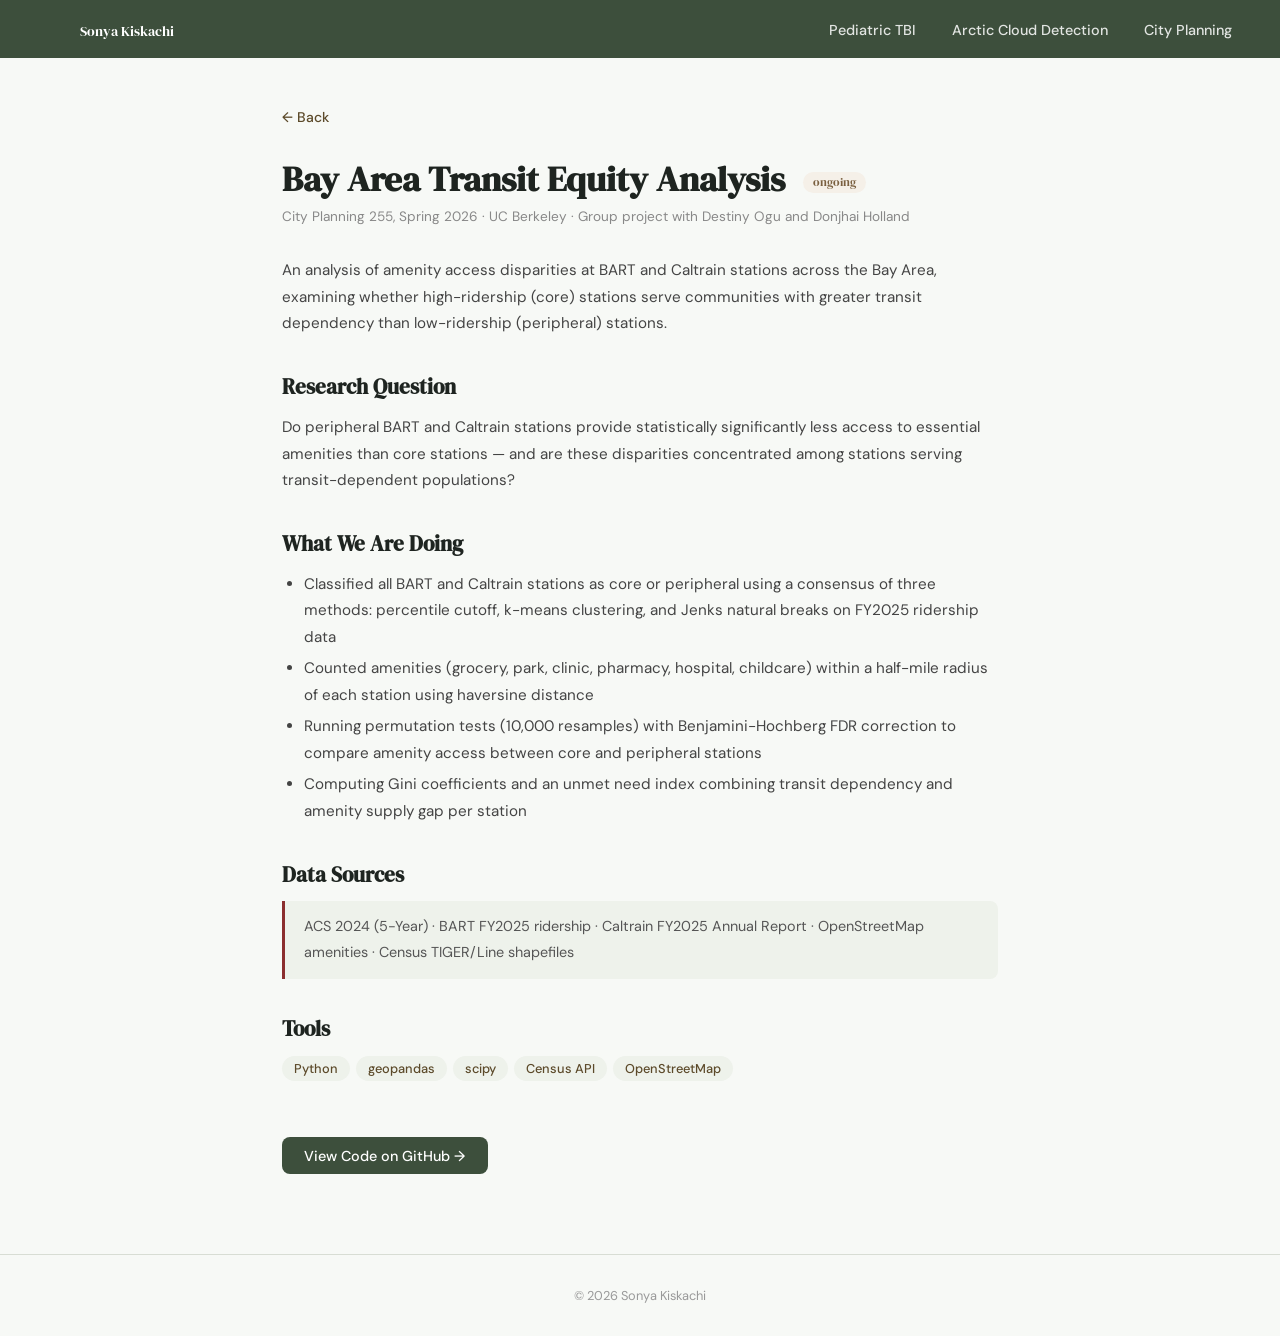
<file: city/index.html>
<!DOCTYPE html>
<html lang="en">
<head>
  <meta charset="UTF-8">
  <meta name="viewport" content="width=device-width, initial-scale=1.0">
  <title>Bay Area Transit Equity · Sonya Kiskachi</title>
  <link href="https://fonts.googleapis.com/css2?family=DM+Serif+Display&family=DM+Sans:wght@300;400;500&display=swap" rel="stylesheet">
  <style>
    * { margin: 0; padding: 0; box-sizing: border-box; }
    body { font-family: 'DM Sans', sans-serif; background: #F7F9F6; color: #1E2420; min-height: 100vh; }
    nav { background: #3D4F3C; padding: 1rem 3rem; display: flex; justify-content: space-between; align-items: center; }
    nav .name { font-family: 'DM Serif Display', serif; color: white; font-size: 1.2rem; }
    nav a { color: rgba(255,255,255,0.85); text-decoration: none; margin-left: 2rem; font-size: 0.9rem; font-weight: 500; transition: color 0.2s; }
    nav a:hover { color: #D4B896; }
    .container { max-width: 780px; margin: 3rem auto 5rem; padding: 0 2rem; }
    .back { display: inline-block; color: #5C4A2A; text-decoration: none; font-size: 0.875rem; font-weight: 500; margin-bottom: 2rem; }
    .back:hover { text-decoration: underline; }
    .meta-line { color: #888; font-size: 0.85rem; margin-bottom: 2rem; }
    .ongoing-badge { display: inline-block; background: #F5F0E8; color: #7A6040; padding: 3px 10px; border-radius: 20px; font-size: 0.78rem; font-weight: 500; margin-left: 0.6rem; vertical-align: middle; }
    h1 { font-family: 'DM Serif Display', serif; font-size: 2.2rem; color: #1E2420; margin-bottom: 0.5rem; line-height: 1.2; }
    h2 { font-family: 'DM Serif Display', serif; font-size: 1.3rem; color: #1E2420; margin: 2.2rem 0 0.8rem; }
    p { font-size: 0.95rem; line-height: 1.75; color: #444; margin-bottom: 0.8rem; }
    ul { padding-left: 1.4rem; margin-bottom: 0.8rem; }
    ul li { font-size: 0.95rem; line-height: 1.75; color: #444; margin-bottom: 0.3rem; }
    .data-sources { font-size: 0.9rem; line-height: 1.8; color: #555; background: #EEF2EB; border-left: 3px solid #8B2E2E; padding: 0.8rem 1.2rem; border-radius: 0 8px 8px 0; margin: 0.5rem 0 1rem; }
    .tools { display: flex; flex-wrap: wrap; gap: 6px; margin: 0.8rem 0 1.5rem; }
    .tool { background: #EEF2EB; color: #5C4A2A; padding: 4px 12px; border-radius: 20px; font-size: 0.8rem; font-weight: 500; }
    .gh-link { display: inline-block; margin-top: 2rem; background: #3D4F3C; color: white; padding: 0.6rem 1.4rem; border-radius: 8px; text-decoration: none; font-size: 0.9rem; font-weight: 500; transition: background 0.2s; }
    .gh-link:hover { background: #2d3d2c; }
    footer { text-align: center; padding: 2rem; color: #999; font-size: 0.8rem; border-top: 1px solid #D8DDD4; }
  </style>
</head>
<body>
<nav>
  <span class="name"><a href="../" style="color:white;text-decoration:none;">Sonya Kiskachi</a></span>
  <div>
    <a href="../tbi/">Pediatric TBI</a>
    <a href="../clouds/">Arctic Cloud Detection</a>
    <a href="../city/">City Planning</a>
  </div>
</nav>
<div class="container">
  <a class="back" href="../">← Back</a>
  <h1>Bay Area Transit Equity Analysis <span class="ongoing-badge">ongoing</span></h1>
  <div class="meta-line">City Planning 255, Spring 2026 · UC Berkeley · Group project with Destiny Ogu and Donjhai Holland</div>

  <p>An analysis of amenity access disparities at BART and Caltrain stations across the Bay Area, examining whether high-ridership (core) stations serve communities with greater transit dependency than low-ridership (peripheral) stations.</p>

  <h2>Research Question</h2>
  <p>Do peripheral BART and Caltrain stations provide statistically significantly less access to essential amenities than core stations — and are these disparities concentrated among stations serving transit-dependent populations?</p>

  <h2>What We Are Doing</h2>
  <ul>
    <li>Classified all BART and Caltrain stations as core or peripheral using a consensus of three methods: percentile cutoff, k-means clustering, and Jenks natural breaks on FY2025 ridership data</li>
    <li>Counted amenities (grocery, park, clinic, pharmacy, hospital, childcare) within a half-mile radius of each station using haversine distance</li>
    <li>Running permutation tests (10,000 resamples) with Benjamini-Hochberg FDR correction to compare amenity access between core and peripheral stations</li>
    <li>Computing Gini coefficients and an unmet need index combining transit dependency and amenity supply gap per station</li>
  </ul>

  <h2>Data Sources</h2>
  <div class="data-sources">
    ACS 2024 (5-Year) · BART FY2025 ridership · Caltrain FY2025 Annual Report · OpenStreetMap amenities · Census TIGER/Line shapefiles
  </div>

  <h2>Tools</h2>
  <div class="tools">
    <span class="tool">Python</span><span class="tool">geopandas</span>
    <span class="tool">scipy</span><span class="tool">Census API</span><span class="tool">OpenStreetMap</span>
  </div>

  <a class="gh-link" href="https://github.com/sonyak28/City_Planning_255" target="_blank">View Code on GitHub →</a>
</div>
<footer>© 2026 Sonya Kiskachi</footer>
</body>
</html>
</file>
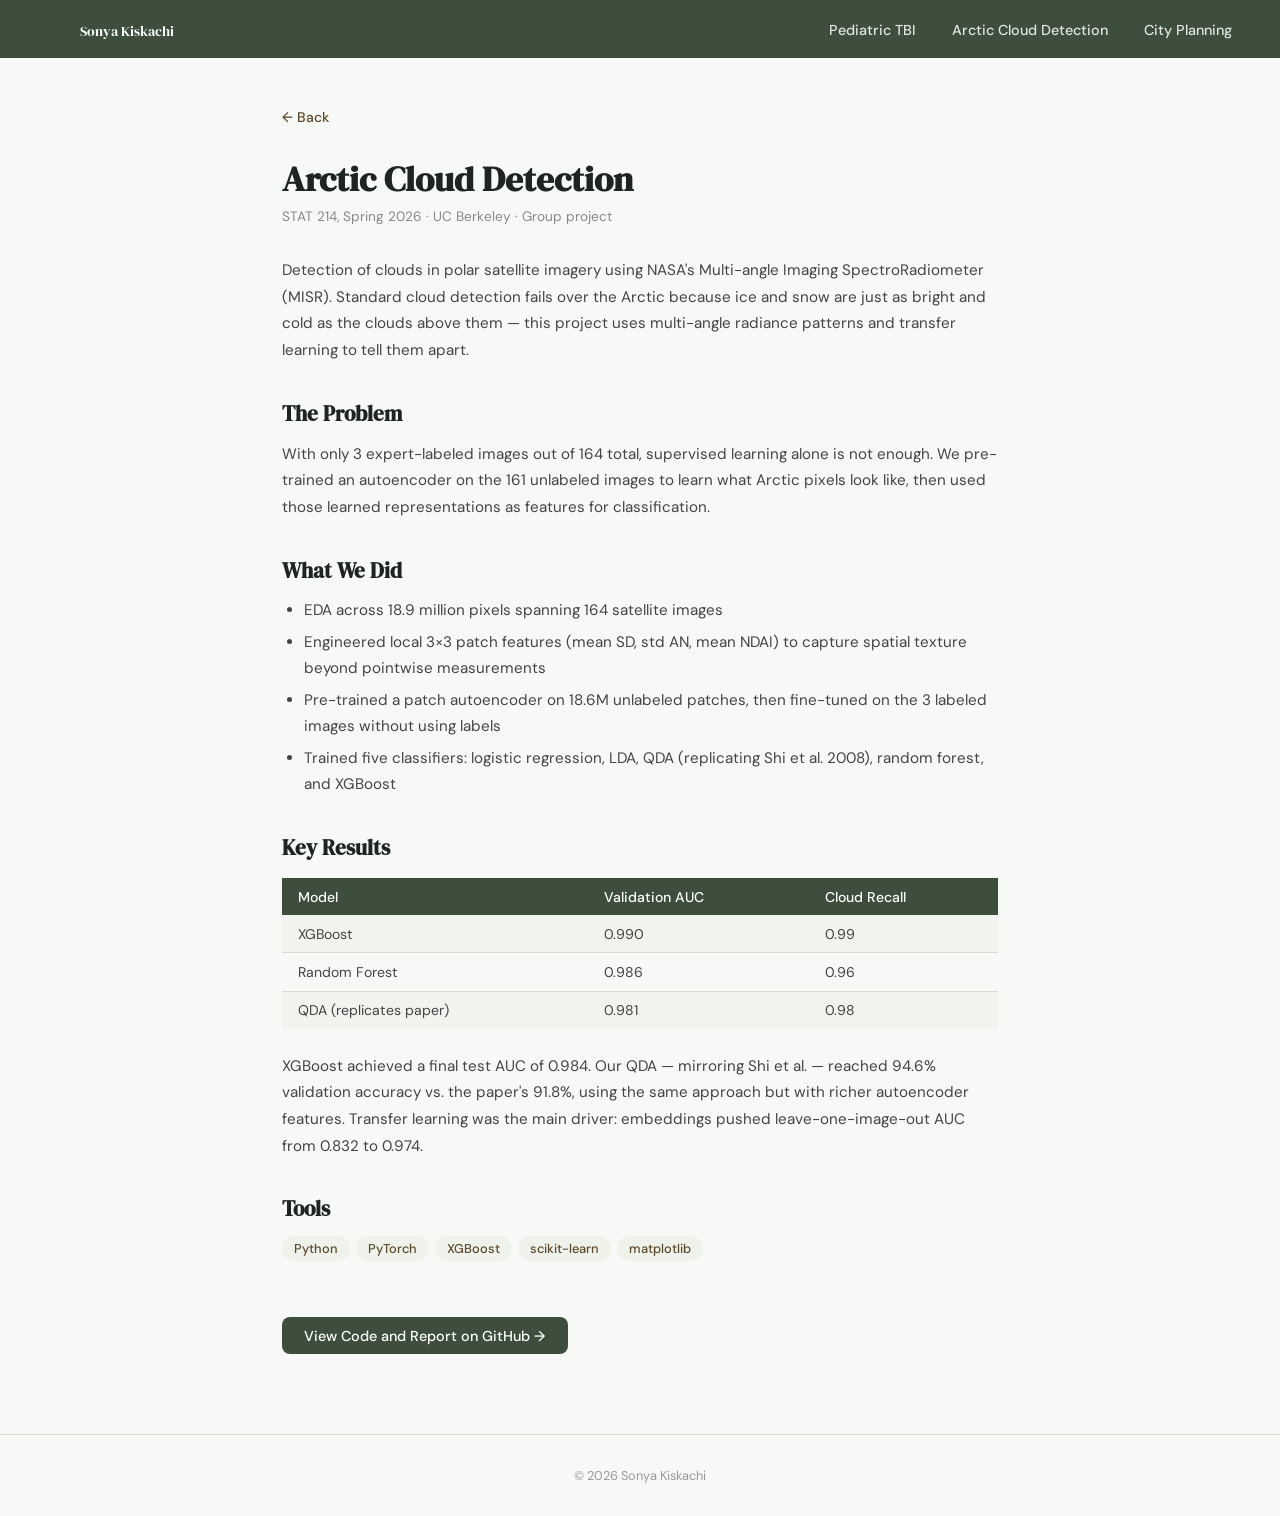
<file: clouds/index.html>
<!DOCTYPE html>
<html lang="en">
<head>
  <meta charset="UTF-8">
  <meta name="viewport" content="width=device-width, initial-scale=1.0">
  <title>Arctic Cloud Detection · Sonya Kiskachi</title>
  <link href="https://fonts.googleapis.com/css2?family=DM+Serif+Display&family=DM+Sans:wght@300;400;500&display=swap" rel="stylesheet">
  <style>
    * { margin: 0; padding: 0; box-sizing: border-box; }
    body { font-family: 'DM Sans', sans-serif; background: #F7F9F6; color: #1E2420; min-height: 100vh; }
    nav { background: #3D4F3C; padding: 1rem 3rem; display: flex; justify-content: space-between; align-items: center; }
    nav .name { font-family: 'DM Serif Display', serif; color: white; font-size: 1.2rem; }
    nav a { color: rgba(255,255,255,0.85); text-decoration: none; margin-left: 2rem; font-size: 0.9rem; font-weight: 500; transition: color 0.2s; }
    nav a:hover { color: #D4B896; }
    .container { max-width: 780px; margin: 3rem auto 5rem; padding: 0 2rem; }
    .back { display: inline-block; color: #5C4A2A; text-decoration: none; font-size: 0.875rem; font-weight: 500; margin-bottom: 2rem; }
    .back:hover { text-decoration: underline; }
    .meta-line { color: #888; font-size: 0.85rem; margin-bottom: 2rem; }
    h1 { font-family: 'DM Serif Display', serif; font-size: 2.2rem; color: #1E2420; margin-bottom: 0.5rem; line-height: 1.2; }
    h2 { font-family: 'DM Serif Display', serif; font-size: 1.3rem; color: #1E2420; margin: 2.2rem 0 0.8rem; }
    p { font-size: 0.95rem; line-height: 1.75; color: #444; margin-bottom: 0.8rem; }
    ul { padding-left: 1.4rem; margin-bottom: 0.8rem; }
    ul li { font-size: 0.95rem; line-height: 1.75; color: #444; margin-bottom: 0.3rem; }
    table { width: 100%; border-collapse: collapse; margin: 1rem 0 1.5rem; font-size: 0.88rem; }
    th { background: #3D4F3C; color: white; padding: 0.6rem 1rem; text-align: left; font-weight: 500; }
    td { padding: 0.6rem 1rem; border-bottom: 1px solid #D8DDD4; color: #444; }
    tr:last-child td { border-bottom: none; }
    tr:nth-child(even) td { background: #F0F3EE; }
    .tools { display: flex; flex-wrap: wrap; gap: 6px; margin: 0.8rem 0 1.5rem; }
    .tool { background: #EEF2EB; color: #5C4A2A; padding: 4px 12px; border-radius: 20px; font-size: 0.8rem; font-weight: 500; }
    .gh-link { display: inline-block; margin-top: 2rem; background: #3D4F3C; color: white; padding: 0.6rem 1.4rem; border-radius: 8px; text-decoration: none; font-size: 0.9rem; font-weight: 500; transition: background 0.2s; }
    .gh-link:hover { background: #2d3d2c; }
    footer { text-align: center; padding: 2rem; color: #999; font-size: 0.8rem; border-top: 1px solid #D8DDD4; }
  </style>
</head>
<body>
<nav>
  <span class="name"><a href="../" style="color:white;text-decoration:none;">Sonya Kiskachi</a></span>
  <div>
    <a href="../tbi/">Pediatric TBI</a>
    <a href="../clouds/">Arctic Cloud Detection</a>
    <a href="../city/">City Planning</a>
  </div>
</nav>
<div class="container">
  <a class="back" href="../">← Back</a>
  <h1>Arctic Cloud Detection</h1>
  <div class="meta-line">STAT 214, Spring 2026 · UC Berkeley · Group project</div>

  <p>Detection of clouds in polar satellite imagery using NASA's Multi-angle Imaging SpectroRadiometer (MISR). Standard cloud detection fails over the Arctic because ice and snow are just as bright and cold as the clouds above them — this project uses multi-angle radiance patterns and transfer learning to tell them apart.</p>

  <h2>The Problem</h2>
  <p>With only 3 expert-labeled images out of 164 total, supervised learning alone is not enough. We pre-trained an autoencoder on the 161 unlabeled images to learn what Arctic pixels look like, then used those learned representations as features for classification.</p>

  <h2>What We Did</h2>
  <ul>
    <li>EDA across 18.9 million pixels spanning 164 satellite images</li>
    <li>Engineered local 3×3 patch features (mean SD, std AN, mean NDAI) to capture spatial texture beyond pointwise measurements</li>
    <li>Pre-trained a patch autoencoder on 18.6M unlabeled patches, then fine-tuned on the 3 labeled images without using labels</li>
    <li>Trained five classifiers: logistic regression, LDA, QDA (replicating Shi et al. 2008), random forest, and XGBoost</li>
  </ul>

  <h2>Key Results</h2>
  <table>
    <tr><th>Model</th><th>Validation AUC</th><th>Cloud Recall</th></tr>
    <tr><td>XGBoost</td><td>0.990</td><td>0.99</td></tr>
    <tr><td>Random Forest</td><td>0.986</td><td>0.96</td></tr>
    <tr><td>QDA (replicates paper)</td><td>0.981</td><td>0.98</td></tr>
  </table>
  <p>XGBoost achieved a final test AUC of 0.984. Our QDA — mirroring Shi et al. — reached 94.6% validation accuracy vs. the paper's 91.8%, using the same approach but with richer autoencoder features. Transfer learning was the main driver: embeddings pushed leave-one-image-out AUC from 0.832 to 0.974.</p>

  <h2>Tools</h2>
  <div class="tools">
    <span class="tool">Python</span><span class="tool">PyTorch</span>
    <span class="tool">XGBoost</span><span class="tool">scikit-learn</span><span class="tool">matplotlib</span>
  </div>

  <a class="gh-link" href="https://github.com/sonyak28/arctic-cloud-detection" target="_blank">View Code and Report on GitHub →</a>
</div>
<footer>© 2026 Sonya Kiskachi</footer>
</body>
</html>
</file>
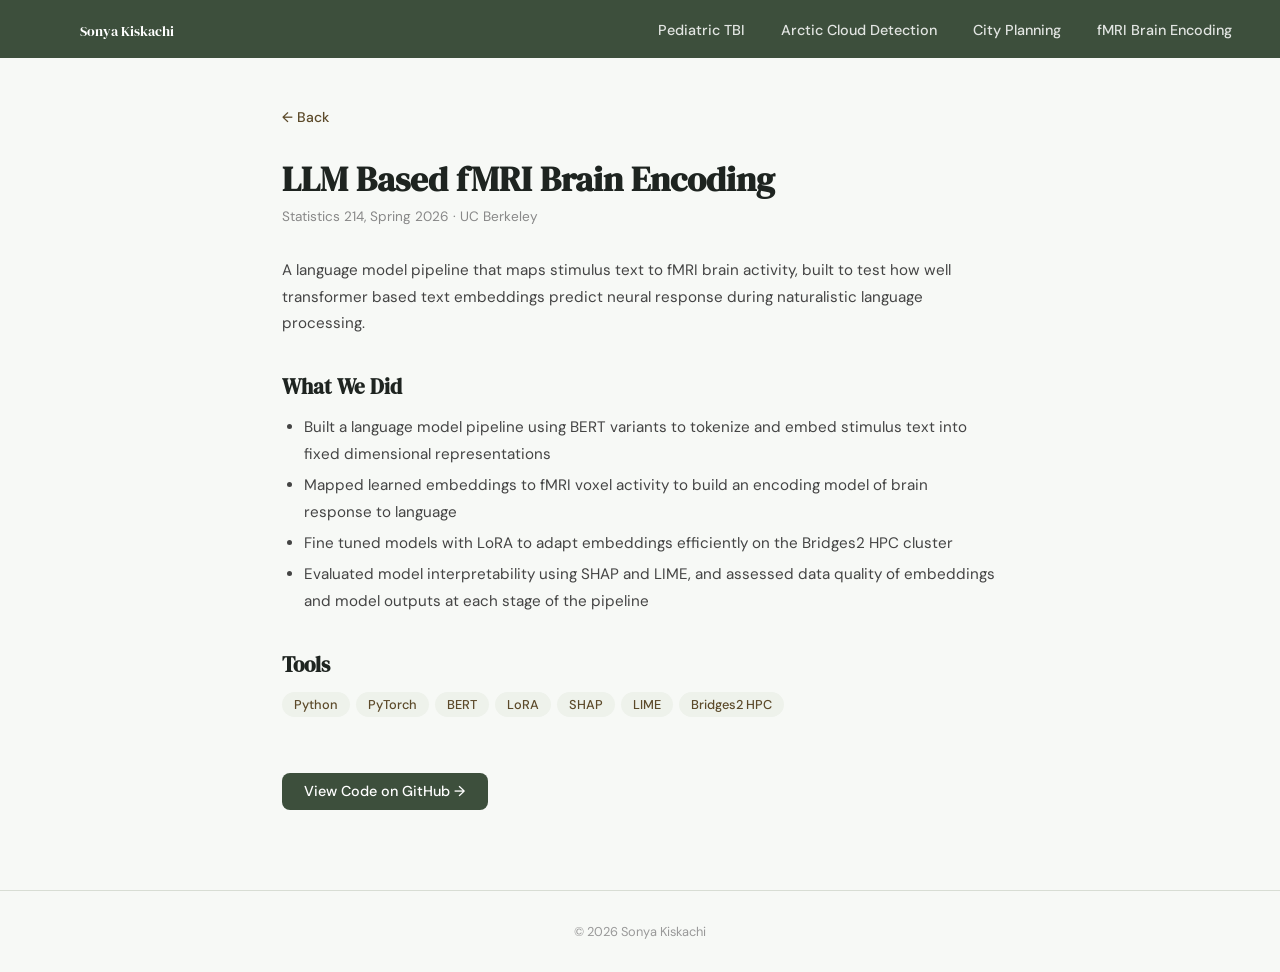
<file: fmri/index.html>
<!DOCTYPE html>
<html lang="en">
<head>
  <meta charset="UTF-8">
  <meta name="viewport" content="width=device-width, initial-scale=1.0">
  <title>LLM Based fMRI Brain Encoding · Sonya Kiskachi</title>
  <link href="https://fonts.googleapis.com/css2?family=DM+Serif+Display&family=DM+Sans:wght@300;400;500&display=swap" rel="stylesheet">
  <style>
    * { margin: 0; padding: 0; box-sizing: border-box; }
    body { font-family: 'DM Sans', sans-serif; background: #F7F9F6; color: #1E2420; min-height: 100vh; }
    nav { background: #3D4F3C; padding: 1rem 3rem; display: flex; justify-content: space-between; align-items: center; }
    nav .name { font-family: 'DM Serif Display', serif; color: white; font-size: 1.2rem; }
    nav a { color: rgba(255,255,255,0.85); text-decoration: none; margin-left: 2rem; font-size: 0.9rem; font-weight: 500; transition: color 0.2s; }
    nav a:hover { color: #D4B896; }
    .container { max-width: 780px; margin: 3rem auto 5rem; padding: 0 2rem; }
    .back { display: inline-block; color: #5C4A2A; text-decoration: none; font-size: 0.875rem; font-weight: 500; margin-bottom: 2rem; }
    .back:hover { text-decoration: underline; }
    .meta-line { color: #888; font-size: 0.85rem; margin-bottom: 2rem; }
    h1 { font-family: 'DM Serif Display', serif; font-size: 2.2rem; color: #1E2420; margin-bottom: 0.5rem; line-height: 1.2; }
    h2 { font-family: 'DM Serif Display', serif; font-size: 1.3rem; color: #1E2420; margin: 2.2rem 0 0.8rem; }
    p { font-size: 0.95rem; line-height: 1.75; color: #444; margin-bottom: 0.8rem; }
    ul { padding-left: 1.4rem; margin-bottom: 0.8rem; }
    ul li { font-size: 0.95rem; line-height: 1.75; color: #444; margin-bottom: 0.3rem; }
    .tools { display: flex; flex-wrap: wrap; gap: 6px; margin: 0.8rem 0 1.5rem; }
    .tool { background: #EEF2EB; color: #5C4A2A; padding: 4px 12px; border-radius: 20px; font-size: 0.8rem; font-weight: 500; }
    .gh-link { display: inline-block; margin-top: 2rem; background: #3D4F3C; color: white; padding: 0.6rem 1.4rem; border-radius: 8px; text-decoration: none; font-size: 0.9rem; font-weight: 500; transition: background 0.2s; }
    .gh-link:hover { background: #2d3d2c; }
    footer { text-align: center; padding: 2rem; color: #999; font-size: 0.8rem; border-top: 1px solid #D8DDD4; }
  </style>
</head>
<body>
<nav>
  <span class="name"><a href="../" style="color:white;text-decoration:none;">Sonya Kiskachi</a></span>
  <div>
    <a href="../tbi/">Pediatric TBI</a>
    <a href="../clouds/">Arctic Cloud Detection</a>
    <a href="../city/">City Planning</a>
    <a href="../fmri/">fMRI Brain Encoding</a>
  </div>
</nav>
<div class="container">
  <a class="back" href="../">← Back</a>
  <h1>LLM Based fMRI Brain Encoding</h1>
  <div class="meta-line">Statistics 214, Spring 2026 · UC Berkeley</div>

  <p>A language model pipeline that maps stimulus text to fMRI brain activity, built to test how well transformer based text embeddings predict neural response during naturalistic language processing.</p>

  <h2>What We Did</h2>
  <ul>
    <li>Built a language model pipeline using BERT variants to tokenize and embed stimulus text into fixed dimensional representations</li>
    <li>Mapped learned embeddings to fMRI voxel activity to build an encoding model of brain response to language</li>
    <li>Fine tuned models with LoRA to adapt embeddings efficiently on the Bridges2 HPC cluster</li>
    <li>Evaluated model interpretability using SHAP and LIME, and assessed data quality of embeddings and model outputs at each stage of the pipeline</li>
  </ul>

  <h2>Tools</h2>
  <div class="tools">
    <span class="tool">Python</span><span class="tool">PyTorch</span>
    <span class="tool">BERT</span><span class="tool">LoRA</span>
    <span class="tool">SHAP</span><span class="tool">LIME</span>
    <span class="tool">Bridges2 HPC</span>
  </div>

  <a class="gh-link" href="https://github.com/sonyak28/llm-fmri-brain-encoding" target="_blank">View Code on GitHub →</a>
</div>
<footer>© 2026 Sonya Kiskachi</footer>
</body>
</html>
</file>
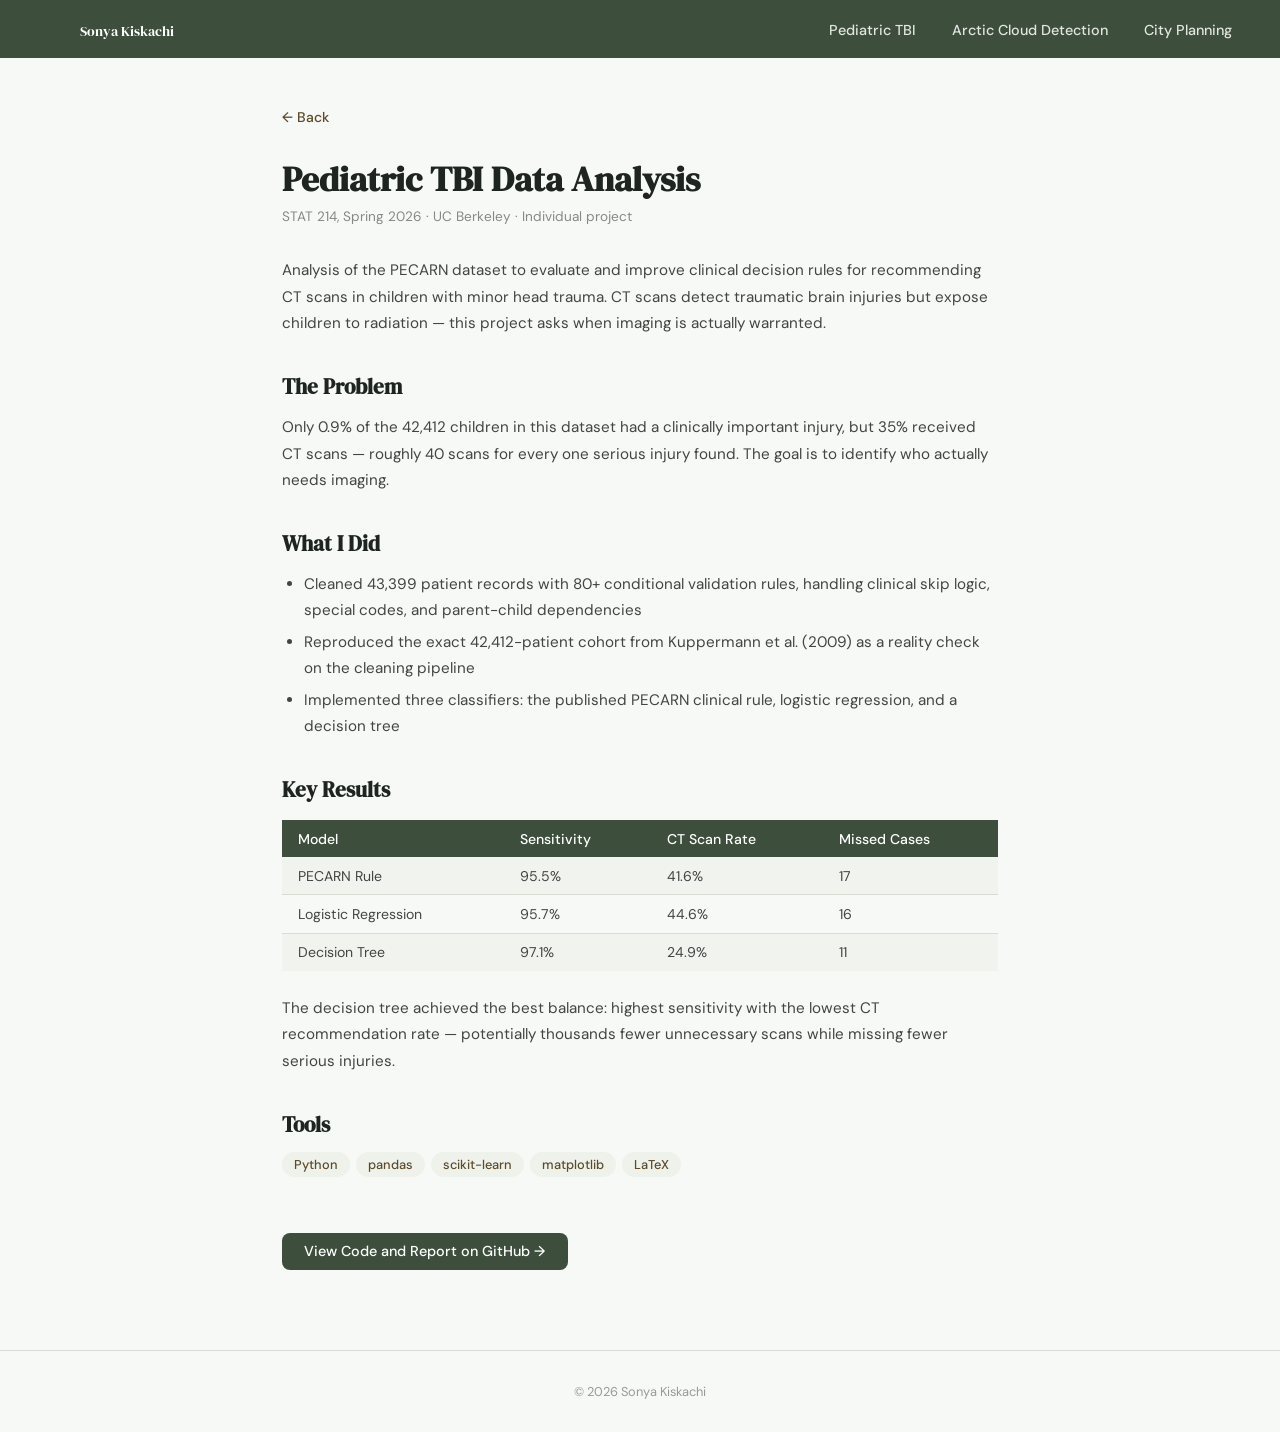
<file: tbi/index.html>
<!DOCTYPE html>
<html lang="en">
<head>
  <meta charset="UTF-8">
  <meta name="viewport" content="width=device-width, initial-scale=1.0">
  <title>Pediatric TBI · Sonya Kiskachi</title>
  <link href="https://fonts.googleapis.com/css2?family=DM+Serif+Display&family=DM+Sans:wght@300;400;500&display=swap" rel="stylesheet">
  <style>
    * { margin: 0; padding: 0; box-sizing: border-box; }
    body { font-family: 'DM Sans', sans-serif; background: #F7F9F6; color: #1E2420; min-height: 100vh; }
    nav { background: #3D4F3C; padding: 1rem 3rem; display: flex; justify-content: space-between; align-items: center; }
    nav .name { font-family: 'DM Serif Display', serif; color: white; font-size: 1.2rem; }
    nav a { color: rgba(255,255,255,0.85); text-decoration: none; margin-left: 2rem; font-size: 0.9rem; font-weight: 500; transition: color 0.2s; }
    nav a:hover { color: #D4B896; }
    .container { max-width: 780px; margin: 3rem auto 5rem; padding: 0 2rem; }
    .back { display: inline-block; color: #5C4A2A; text-decoration: none; font-size: 0.875rem; font-weight: 500; margin-bottom: 2rem; }
    .back:hover { text-decoration: underline; }
    .meta-line { color: #888; font-size: 0.85rem; margin-bottom: 2rem; }
    h1 { font-family: 'DM Serif Display', serif; font-size: 2.2rem; color: #1E2420; margin-bottom: 0.5rem; line-height: 1.2; }
    h2 { font-family: 'DM Serif Display', serif; font-size: 1.3rem; color: #1E2420; margin: 2.2rem 0 0.8rem; }
    p { font-size: 0.95rem; line-height: 1.75; color: #444; margin-bottom: 0.8rem; }
    ul { padding-left: 1.4rem; margin-bottom: 0.8rem; }
    ul li { font-size: 0.95rem; line-height: 1.75; color: #444; margin-bottom: 0.3rem; }
    table { width: 100%; border-collapse: collapse; margin: 1rem 0 1.5rem; font-size: 0.88rem; }
    th { background: #3D4F3C; color: white; padding: 0.6rem 1rem; text-align: left; font-weight: 500; }
    td { padding: 0.6rem 1rem; border-bottom: 1px solid #D8DDD4; color: #444; }
    tr:last-child td { border-bottom: none; }
    tr:nth-child(even) td { background: #F0F3EE; }
    .tools { display: flex; flex-wrap: wrap; gap: 6px; margin: 0.8rem 0 1.5rem; }
    .tool { background: #EEF2EB; color: #5C4A2A; padding: 4px 12px; border-radius: 20px; font-size: 0.8rem; font-weight: 500; }
    .gh-link { display: inline-block; margin-top: 2rem; background: #3D4F3C; color: white; padding: 0.6rem 1.4rem; border-radius: 8px; text-decoration: none; font-size: 0.9rem; font-weight: 500; transition: background 0.2s; }
    .gh-link:hover { background: #2d3d2c; }
    footer { text-align: center; padding: 2rem; color: #999; font-size: 0.8rem; border-top: 1px solid #D8DDD4; }
  </style>
</head>
<body>
<nav>
  <span class="name"><a href="../" style="color:white;text-decoration:none;">Sonya Kiskachi</a></span>
  <div>
    <a href="../tbi/">Pediatric TBI</a>
    <a href="../clouds/">Arctic Cloud Detection</a>
    <a href="../city/">City Planning</a>
  </div>
</nav>
<div class="container">
  <a class="back" href="../">← Back</a>
  <h1>Pediatric TBI Data Analysis</h1>
  <div class="meta-line">STAT 214, Spring 2026 · UC Berkeley · Individual project</div>

  <p>Analysis of the PECARN dataset to evaluate and improve clinical decision rules for recommending CT scans in children with minor head trauma. CT scans detect traumatic brain injuries but expose children to radiation — this project asks when imaging is actually warranted.</p>

  <h2>The Problem</h2>
  <p>Only 0.9% of the 42,412 children in this dataset had a clinically important injury, but 35% received CT scans — roughly 40 scans for every one serious injury found. The goal is to identify who actually needs imaging.</p>

  <h2>What I Did</h2>
  <ul>
    <li>Cleaned 43,399 patient records with 80+ conditional validation rules, handling clinical skip logic, special codes, and parent-child dependencies</li>
    <li>Reproduced the exact 42,412-patient cohort from Kuppermann et al. (2009) as a reality check on the cleaning pipeline</li>
    <li>Implemented three classifiers: the published PECARN clinical rule, logistic regression, and a decision tree</li>
  </ul>

  <h2>Key Results</h2>
  <table>
    <tr><th>Model</th><th>Sensitivity</th><th>CT Scan Rate</th><th>Missed Cases</th></tr>
    <tr><td>PECARN Rule</td><td>95.5%</td><td>41.6%</td><td>17</td></tr>
    <tr><td>Logistic Regression</td><td>95.7%</td><td>44.6%</td><td>16</td></tr>
    <tr><td>Decision Tree</td><td>97.1%</td><td>24.9%</td><td>11</td></tr>
  </table>
  <p>The decision tree achieved the best balance: highest sensitivity with the lowest CT recommendation rate — potentially thousands fewer unnecessary scans while missing fewer serious injuries.</p>

  <h2>Tools</h2>
  <div class="tools">
    <span class="tool">Python</span><span class="tool">pandas</span>
    <span class="tool">scikit-learn</span><span class="tool">matplotlib</span><span class="tool">LaTeX</span>
  </div>

  <a class="gh-link" href="https://github.com/sonyak28/Pediatric-TBI-Data-Analysis" target="_blank">View Code and Report on GitHub →</a>
</div>
<footer>© 2026 Sonya Kiskachi</footer>
</body>
</html>
</file>
